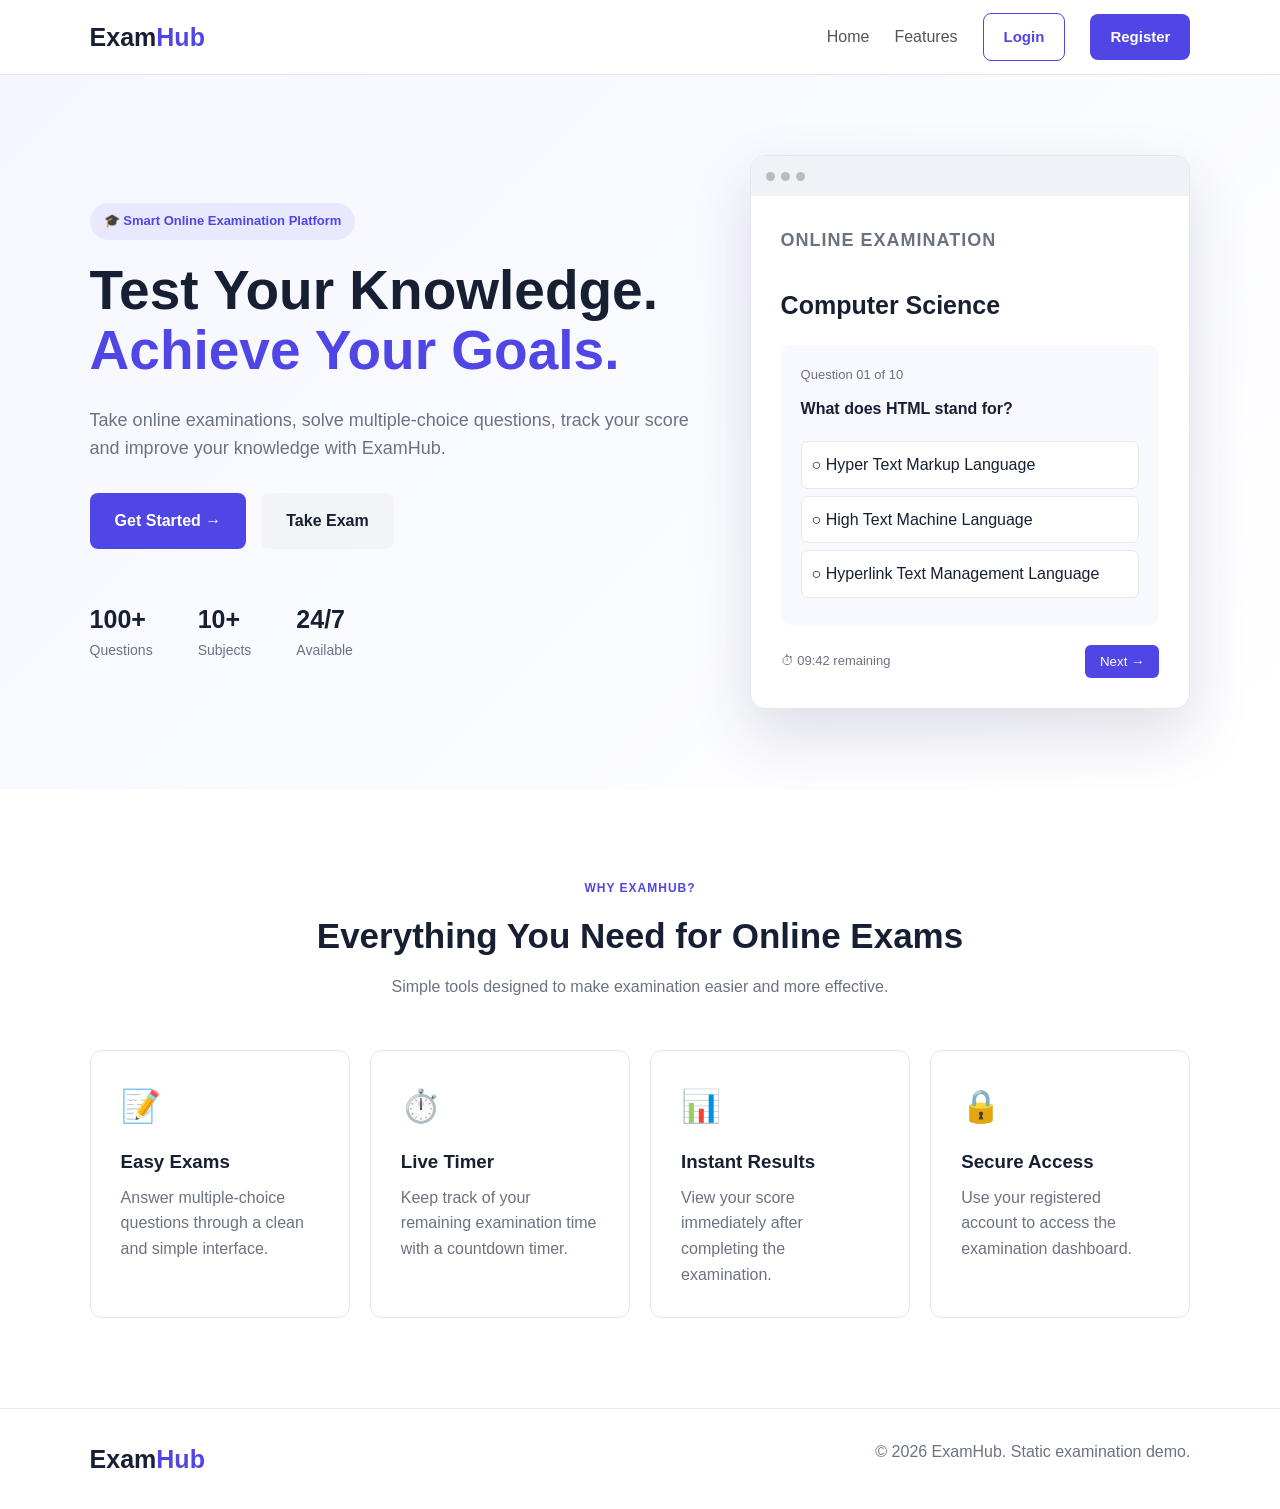
<file: exam-website/index.html>
<!DOCTYPE html>
<html lang="en">
<head>
<meta charset="UTF-8">
<meta name="viewport" content="width=device-width, initial-scale=1.0">
<title>ExamHub | Online Examination</title>
<link rel="stylesheet" href="style.css">
</head>
<body>
<nav class="navbar">
  <div class="logo">Exam<span>Hub</span></div>
  <div class="nav-links">
    <a href="index.html">Home</a><a href="#features">Features</a>
    <a href="login.html" class="btn btn-outline">Login</a>
    <a href="register.html" class="btn btn-primary">Register</a>
  </div>
</nav>
<section class="hero">
  <div class="hero-content">
    <div class="badge">🎓 Smart Online Examination Platform</div>
    <h1>Test Your Knowledge.<br><span>Achieve Your Goals.</span></h1>
    <p>Take online examinations, solve multiple-choice questions, track your score and improve your knowledge with ExamHub.</p>
    <div class="hero-buttons">
      <a href="register.html" class="btn btn-primary btn-large">Get Started →</a>
      <a href="login.html" class="btn btn-light btn-large">Take Exam</a>
    </div>
    <div class="stats"><div><strong>100+</strong><span>Questions</span></div><div><strong>10+</strong><span>Subjects</span></div><div><strong>24/7</strong><span>Available</span></div></div>
  </div>
  <div class="hero-card"><div class="exam-window">
    <div class="window-top"><span></span><span></span><span></span></div>
    <div class="exam-preview"><p class="small-title">ONLINE EXAMINATION</p><h3>Computer Science</h3>
      <div class="question-box"><p>Question 01 of 10</p><h4>What does HTML stand for?</h4>
        <label>○ Hyper Text Markup Language</label><label>○ High Text Machine Language</label><label>○ Hyperlink Text Management Language</label>
      </div>
      <div class="preview-footer"><span>⏱ 09:42 remaining</span><button>Next →</button></div>
    </div>
  </div></div>
</section>
<section id="features" class="features">
  <div class="section-heading"><p class="section-label">WHY EXAMHUB?</p><h2>Everything You Need for Online Exams</h2><p>Simple tools designed to make examination easier and more effective.</p></div>
  <div class="feature-grid">
    <div class="feature-card"><div class="icon">📝</div><h3>Easy Exams</h3><p>Answer multiple-choice questions through a clean and simple interface.</p></div>
    <div class="feature-card"><div class="icon">⏱️</div><h3>Live Timer</h3><p>Keep track of your remaining examination time with a countdown timer.</p></div>
    <div class="feature-card"><div class="icon">📊</div><h3>Instant Results</h3><p>View your score immediately after completing the examination.</p></div>
    <div class="feature-card"><div class="icon">🔒</div><h3>Secure Access</h3><p>Use your registered account to access the examination dashboard.</p></div>
  </div>
</section>
<footer><div class="logo">Exam<span>Hub</span></div><p>© 2026 ExamHub. Static examination demo.</p></footer>
</body>
</html>
</file>
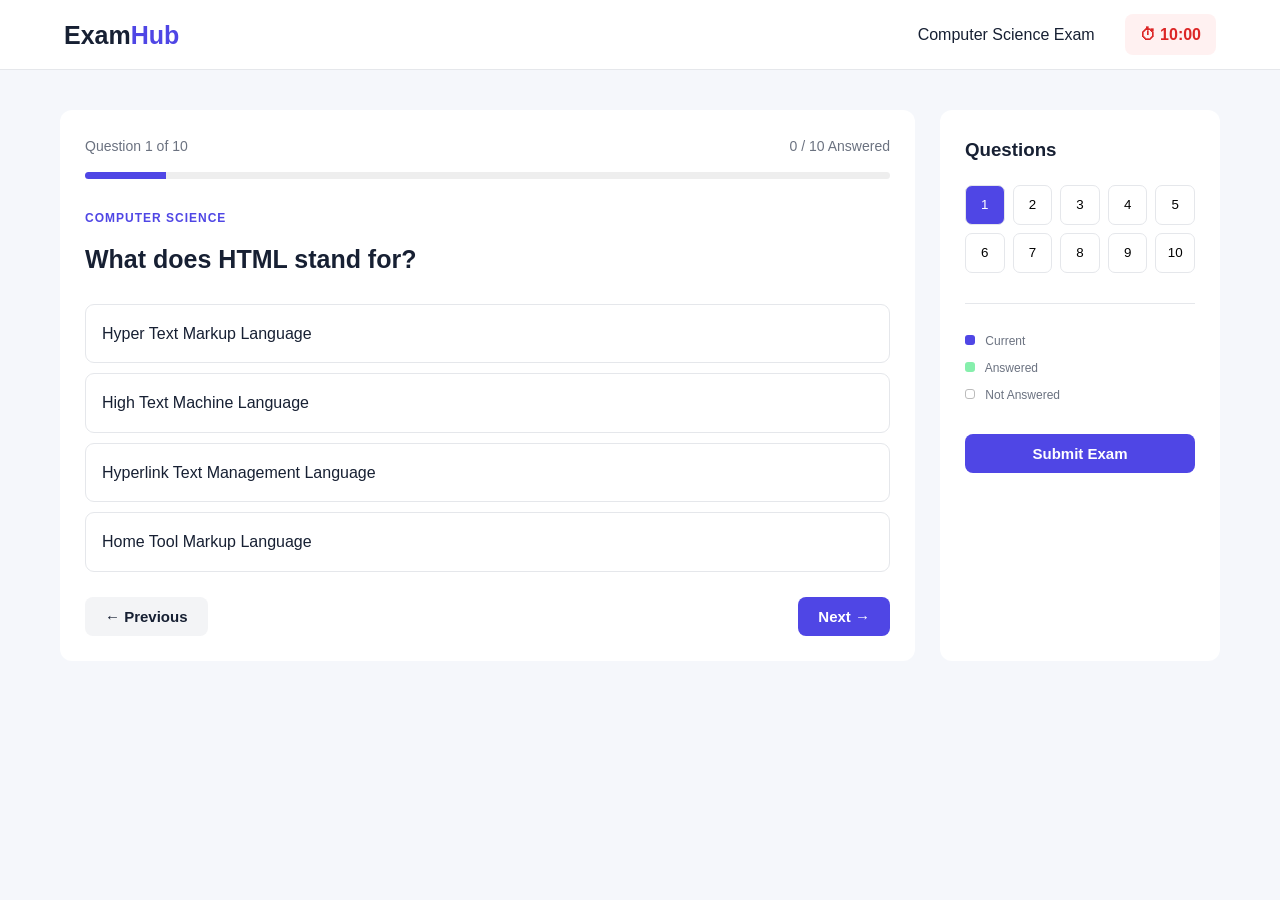
<file: exam-website/exam.html>
<!DOCTYPE html>
<html lang="en"><head><meta charset="UTF-8"><meta name="viewport" content="width=device-width, initial-scale=1.0"><title>Exam | ExamHub</title><link rel="stylesheet" href="style.css"></head>
<body class="exam-body">
<header class="exam-header"><div class="logo">Exam<span>Hub</span></div><div class="exam-info"><span>Computer Science Exam</span><div class="timer">⏱ <span id="timer">10:00</span></div></div></header>
<main class="exam-layout"><section class="exam-main">
<div class="question-header"><span id="questionNumber">Question 1 of 10</span><span id="answeredCount">0 / 10 Answered</span></div>
<div class="progress-bar"><div id="progress"></div></div>
<div class="question-card"><p class="question-category">COMPUTER SCIENCE</p><h2 id="questionText">What does HTML stand for?</h2><div id="options" class="options"></div></div>
<div class="exam-navigation"><button id="previousBtn" class="btn btn-light">← Previous</button><button id="nextBtn" class="btn btn-primary">Next →</button></div>
</section>
<aside class="question-sidebar"><h3>Questions</h3><div id="questionNumbers" class="question-numbers"></div>
<div class="legend"><div><span class="legend-current"></span> Current</div><div><span class="legend-answered"></span> Answered</div><div><span class="legend-empty"></span> Not Answered</div></div>
<button id="submitExam" class="btn btn-primary full-width">Submit Exam</button></aside></main>
<script src="script.js"></script></body></html>
</file>
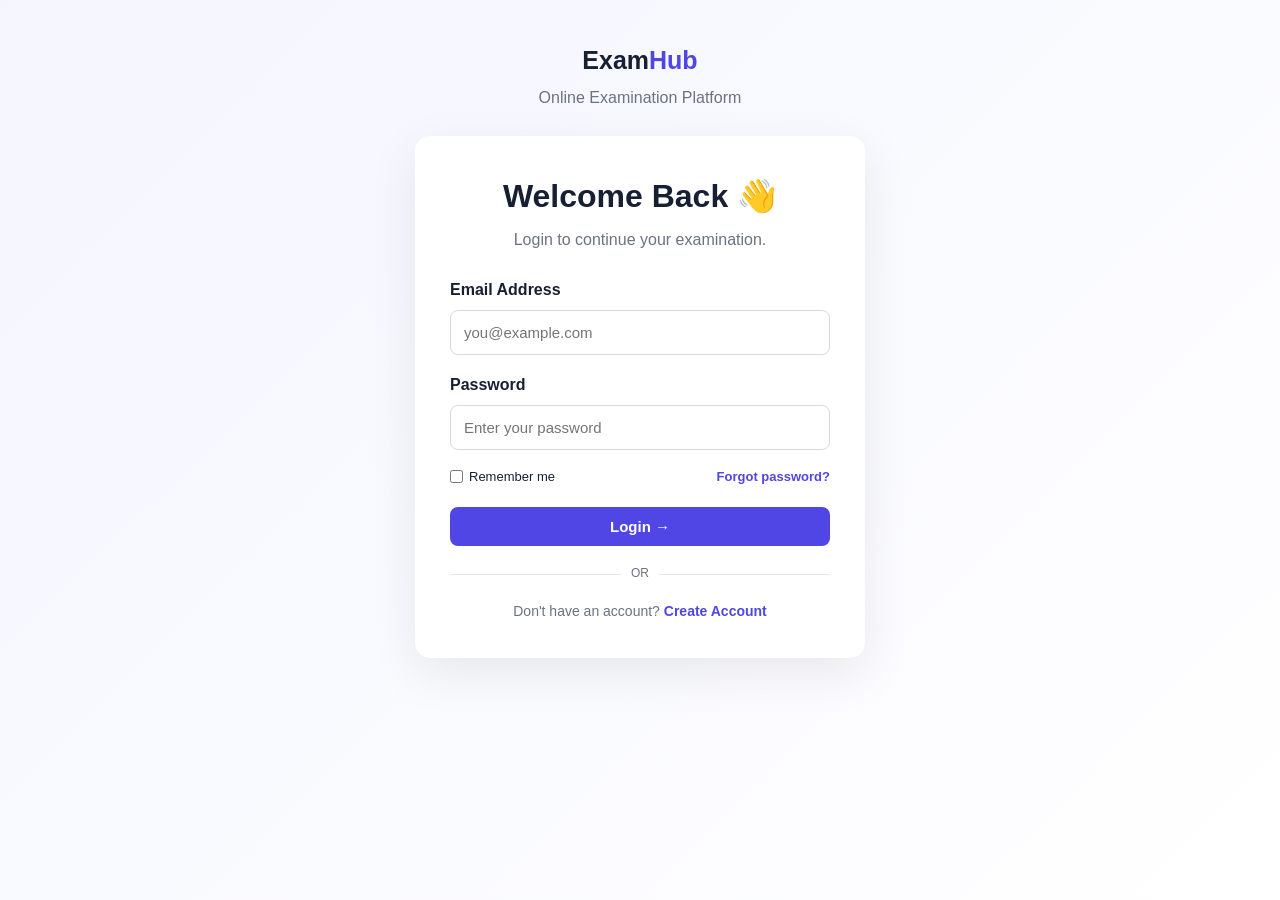
<file: exam-website/login.html>
<!DOCTYPE html>
<html lang="en"><head><meta charset="UTF-8"><meta name="viewport" content="width=device-width, initial-scale=1.0"><title>Login | ExamHub</title><link rel="stylesheet" href="style.css"></head>
<body class="auth-body"><div class="auth-container">
<div class="auth-brand"><a href="index.html" class="logo">Exam<span>Hub</span></a><p>Online Examination Platform</p></div>
<div class="auth-card"><h1>Welcome Back 👋</h1><p class="auth-subtitle">Login to continue your examination.</p>
<form id="loginForm"><div class="form-group"><label>Email Address</label><input type="email" id="loginEmail" placeholder="you@example.com" required></div>
<div class="form-group"><label>Password</label><input type="password" id="loginPassword" placeholder="Enter your password" required></div>
<div class="form-options"><label class="remember"><input type="checkbox"> Remember me</label><a href="#">Forgot password?</a></div>
<button type="submit" class="btn btn-primary full-width">Login →</button><p id="loginMessage" class="message"></p></form>
<div class="divider"><span>OR</span></div><p class="auth-bottom">Don't have an account? <a href="register.html">Create Account</a></p></div></div>
<script src="script.js"></script></body></html>
</file>
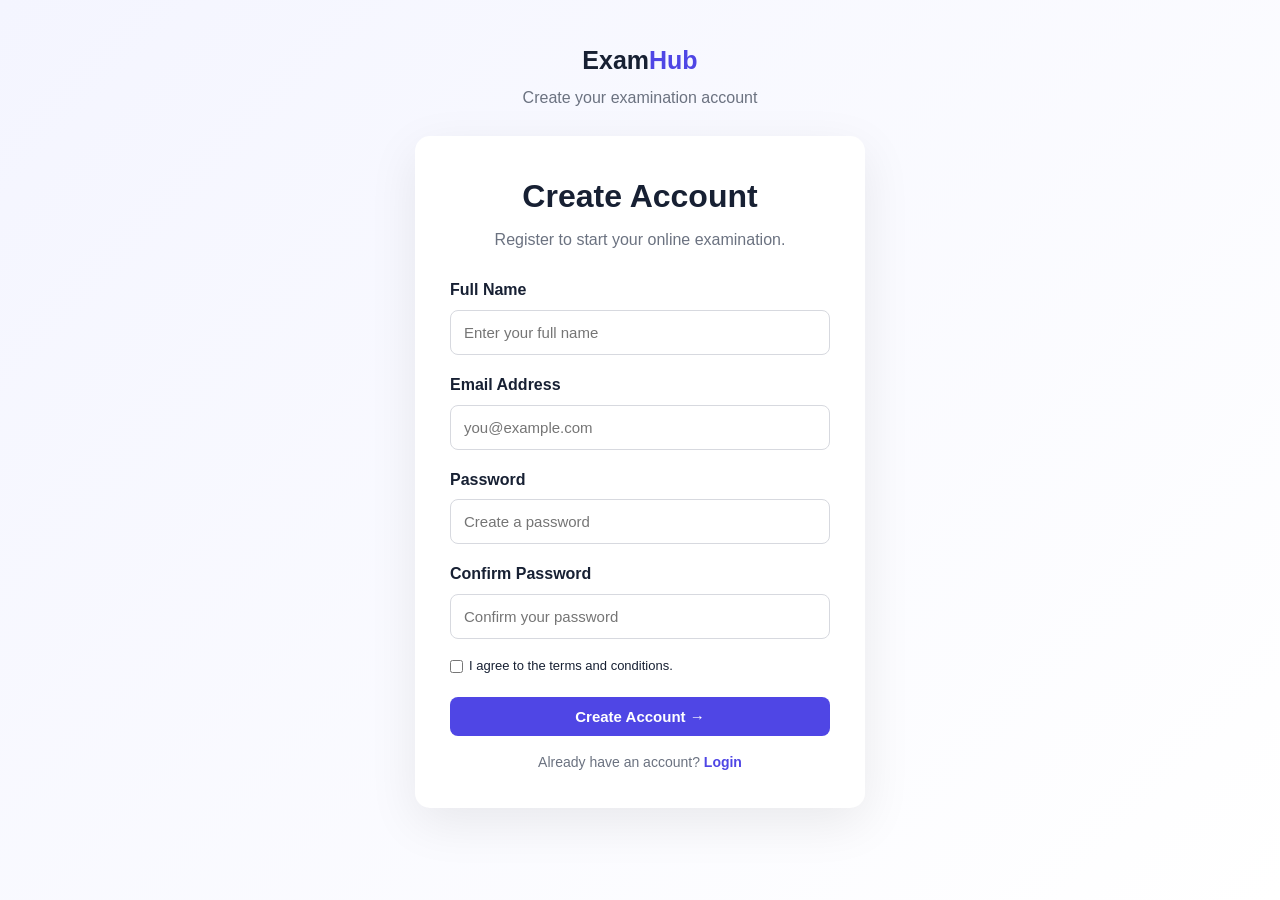
<file: exam-website/register.html>
<!DOCTYPE html>
<html lang="en"><head><meta charset="UTF-8"><meta name="viewport" content="width=device-width, initial-scale=1.0"><title>Register | ExamHub</title><link rel="stylesheet" href="style.css"></head>
<body class="auth-body"><div class="auth-container">
<div class="auth-brand"><a href="index.html" class="logo">Exam<span>Hub</span></a><p>Create your examination account</p></div>
<div class="auth-card"><h1>Create Account</h1><p class="auth-subtitle">Register to start your online examination.</p>
<form id="registerForm"><div class="form-group"><label>Full Name</label><input type="text" id="registerName" placeholder="Enter your full name" required></div>
<div class="form-group"><label>Email Address</label><input type="email" id="registerEmail" placeholder="you@example.com" required></div>
<div class="form-group"><label>Password</label><input type="password" id="registerPassword" placeholder="Create a password" minlength="6" required></div>
<div class="form-group"><label>Confirm Password</label><input type="password" id="confirmPassword" placeholder="Confirm your password" required></div>
<label class="terms"><input type="checkbox" required> I agree to the terms and conditions.</label>
<button type="submit" class="btn btn-primary full-width">Create Account →</button><p id="registerMessage" class="message"></p></form>
<p class="auth-bottom">Already have an account? <a href="login.html">Login</a></p></div></div>
<script src="script.js"></script></body></html>
</file>
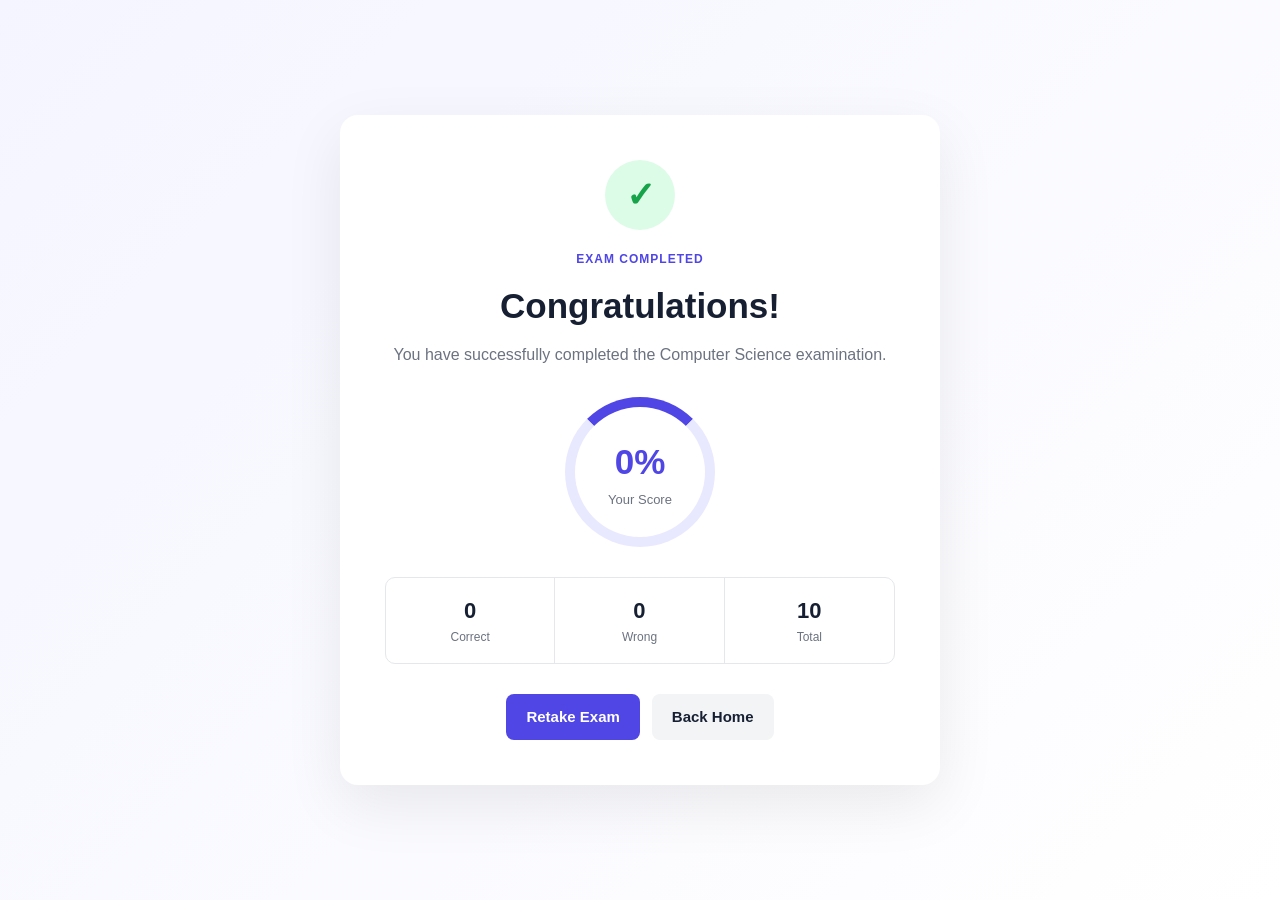
<file: exam-website/result.html>
<!DOCTYPE html>
<html lang="en"><head><meta charset="UTF-8"><meta name="viewport" content="width=device-width, initial-scale=1.0"><title>Exam Result | ExamHub</title><link rel="stylesheet" href="style.css"></head>
<body class="result-body"><div class="result-container"><div class="result-card">
<div class="result-icon">✓</div><p class="section-label">EXAM COMPLETED</p><h1>Congratulations!</h1>
<p class="result-subtitle">You have successfully completed the Computer Science examination.</p>
<div class="score-circle"><strong id="finalScore">0%</strong><span>Your Score</span></div>
<div class="result-stats"><div><strong id="correctAnswers">0</strong><span>Correct</span></div><div><strong id="wrongAnswers">0</strong><span>Wrong</span></div><div><strong id="totalQuestions">10</strong><span>Total</span></div></div>
<div class="result-actions"><a href="exam.html" class="btn btn-primary">Retake Exam</a><a href="index.html" class="btn btn-light">Back Home</a></div>
</div></div><script src="script.js"></script></body></html>
</file>
<file: exam-website/style.css>
*{margin:0;padding:0;box-sizing:border-box}:root{--primary:#4f46e5;--primary-dark:#3730a3;--text:#172033;--muted:#6b7280;--light:#f5f7ff;--white:#fff;--border:#e5e7eb;--success:#16a34a;--danger:#dc2626}body{font-family:Arial,Helvetica,sans-serif;color:var(--text);background:#fff;line-height:1.6}a{text-decoration:none;color:inherit}.navbar{height:75px;padding:0 7%;display:flex;align-items:center;justify-content:space-between;background:#fff;border-bottom:1px solid var(--border)}.logo{font-size:25px;font-weight:800;color:var(--text)}.logo span{color:var(--primary)}.nav-links{display:flex;align-items:center;gap:25px}.nav-links a:not(.btn){color:#555;font-weight:500}.btn{display:inline-block;padding:11px 20px;border:none;border-radius:8px;font-size:15px;font-weight:700;cursor:pointer;transition:.2s;text-align:center}.btn-primary{color:#fff;background:var(--primary)}.btn-primary:hover{background:var(--primary-dark);transform:translateY(-1px)}.btn-outline{border:1px solid var(--primary);color:var(--primary)}.btn-light{background:#f3f4f6;color:var(--text)}.btn-large{padding:15px 25px;font-size:16px}.full-width{width:100%}.hero{min-height:650px;padding:80px 7%;display:flex;align-items:center;justify-content:space-between;gap:60px;background:linear-gradient(135deg,#f5f7ff,#fff)}.hero-content{max-width:600px}.badge{display:inline-block;padding:8px 14px;border-radius:30px;background:#e8e9ff;color:var(--primary);font-weight:700;font-size:13px;margin-bottom:20px}.hero h1{font-size:55px;line-height:1.1;margin-bottom:25px}.hero h1 span{color:var(--primary)}.hero p{color:var(--muted);font-size:18px;margin-bottom:30px}.hero-buttons{display:flex;gap:15px}.stats{display:flex;gap:45px;margin-top:50px}.stats div{display:flex;flex-direction:column}.stats strong{font-size:25px}.stats span{color:var(--muted);font-size:14px}.hero-card{width:480px}.exam-window{background:#fff;border-radius:15px;overflow:hidden;box-shadow:0 25px 60px rgba(40,40,100,.15);border:1px solid var(--border)}.window-top{height:40px;padding:0 15px;display:flex;align-items:center;gap:6px;background:#f1f2f7}.window-top span{width:9px;height:9px;border-radius:50%;background:#bbb}.exam-preview{padding:30px}.small-title,.section-label{color:var(--primary);font-size:12px;font-weight:800;letter-spacing:1px}.exam-preview h3{font-size:25px;margin:5px 0 20px}.question-box{padding:20px;background:#f8f9ff;border-radius:10px}.question-box p{font-size:13px;margin-bottom:10px}.question-box h4{margin-bottom:20px}.question-box label{display:block;padding:10px;margin:7px 0;background:#fff;border:1px solid var(--border);border-radius:7px}.preview-footer{margin-top:20px;display:flex;justify-content:space-between;align-items:center}.preview-footer span{color:var(--muted);font-size:13px}.preview-footer button{border:none;padding:9px 15px;background:var(--primary);color:#fff;border-radius:6px}.features{padding:90px 7%}.section-heading{text-align:center;max-width:650px;margin:auto}.section-heading h2{font-size:35px;margin:10px 0}.section-heading>p:last-child{color:var(--muted)}.feature-grid{display:grid;grid-template-columns:repeat(4,1fr);gap:20px;margin-top:50px}.feature-card{padding:30px;border:1px solid var(--border);border-radius:12px;transition:.2s}.feature-card:hover{transform:translateY(-5px);box-shadow:0 10px 30px rgba(0,0,0,.08)}.feature-card .icon{font-size:32px;margin-bottom:15px}.feature-card p{color:var(--muted);margin-top:8px}footer{padding:30px 7%;display:flex;justify-content:space-between;border-top:1px solid var(--border);color:var(--muted)}.auth-body{min-height:100vh;background:linear-gradient(135deg,#f4f5ff,#fff);display:flex;justify-content:center;padding:40px 20px}.auth-container{width:100%;max-width:450px}.auth-brand{text-align:center;margin-bottom:25px}.auth-brand p{color:var(--muted);margin-top:5px}.auth-card{background:#fff;padding:35px;border-radius:15px;box-shadow:0 15px 50px rgba(0,0,0,.08)}.auth-card h1{text-align:center;margin-bottom:5px}.auth-subtitle{color:var(--muted);text-align:center;margin-bottom:25px}.form-group{margin-bottom:17px}.form-group label{display:block;font-weight:700;margin-bottom:7px}.form-group input{width:100%;padding:13px;border:1px solid #d7d9df;border-radius:8px;outline:none;font-size:15px}.form-group input:focus{border-color:var(--primary)}.form-options{display:flex;justify-content:space-between;font-size:13px;margin-bottom:20px}.form-options a,.auth-bottom a{color:var(--primary);font-weight:700}.remember,.terms{display:flex;align-items:center;gap:6px}.terms{font-size:13px;margin-bottom:20px}.divider{text-align:center;margin:25px 0;border-bottom:1px solid var(--border);line-height:1px}.divider span{background:#fff;padding:0 10px;color:var(--muted);font-size:12px}.auth-bottom{text-align:center;color:var(--muted);font-size:14px}.message{text-align:center;margin-top:15px;font-size:14px}.exam-body{background:#f5f7fb}.exam-header{height:70px;background:#fff;padding:0 5%;display:flex;align-items:center;justify-content:space-between;border-bottom:1px solid var(--border)}.exam-info{display:flex;align-items:center;gap:30px}.timer{padding:8px 15px;border-radius:8px;background:#fff1f1;color:var(--danger);font-weight:800}.exam-layout{max-width:1200px;margin:40px auto;padding:0 20px;display:grid;grid-template-columns:1fr 280px;gap:25px}.exam-main,.question-sidebar{background:#fff;border-radius:12px;padding:25px}.question-header{display:flex;justify-content:space-between;color:var(--muted);font-size:14px}.progress-bar{height:7px;background:#eee;border-radius:20px;margin:15px 0 30px;overflow:hidden}#progress{height:100%;width:10%;background:var(--primary);transition:.3s}.question-category{color:var(--primary);font-size:12px;font-weight:800;letter-spacing:1px}.question-card h2{margin:10px 0 25px;font-size:25px}.option{padding:16px;margin:10px 0;border:1px solid var(--border);border-radius:9px;cursor:pointer;transition:.2s}.option:hover{border-color:var(--primary);background:#f7f7ff}.option.selected{border-color:var(--primary);background:#eeeeff}.exam-navigation{margin-top:25px;display:flex;justify-content:space-between}.question-sidebar h3{margin-bottom:20px}.question-numbers{display:grid;grid-template-columns:repeat(5,1fr);gap:8px;margin-bottom:30px}.question-number{height:40px;border:1px solid var(--border);background:#fff;border-radius:7px;cursor:pointer}.question-number.current{background:var(--primary);color:#fff}.question-number.answered{background:#dcfce7;color:var(--success)}.legend{border-top:1px solid var(--border);padding:20px 0;font-size:12px;color:var(--muted)}.legend div{margin:8px 0}.legend span{width:10px;height:10px;display:inline-block;border-radius:3px;margin-right:7px}.legend-current{background:var(--primary)}.legend-answered{background:#86efac}.legend-empty{border:1px solid #bbb}.result-body{min-height:100vh;background:linear-gradient(135deg,#f4f5ff,#fff);display:flex;align-items:center;justify-content:center;padding:30px}.result-container{width:100%;max-width:600px}.result-card{background:#fff;padding:45px;border-radius:18px;text-align:center;box-shadow:0 20px 60px rgba(0,0,0,.08)}.result-icon{width:70px;height:70px;margin:auto auto 20px;display:flex;align-items:center;justify-content:center;background:#dcfce7;color:var(--success);border-radius:50%;font-size:35px;font-weight:bold}.result-card h1{font-size:35px;margin:8px 0}.result-subtitle{color:var(--muted)}.score-circle{width:150px;height:150px;border:10px solid #e8e9ff;border-top-color:var(--primary);border-radius:50%;margin:30px auto;display:flex;flex-direction:column;justify-content:center}.score-circle strong{font-size:35px;color:var(--primary)}.score-circle span{color:var(--muted);font-size:13px}.result-stats{display:grid;grid-template-columns:repeat(3,1fr);border:1px solid var(--border);border-radius:10px;overflow:hidden;margin-bottom:30px}.result-stats div{padding:15px;border-right:1px solid var(--border)}.result-stats div:last-child{border-right:none}.result-stats strong,.result-stats span{display:block}.result-stats strong{font-size:22px}.result-stats span{color:var(--muted);font-size:12px}.result-actions{display:flex;justify-content:center;gap:12px}@media(max-width:900px){.hero{flex-direction:column;text-align:center}.hero-buttons,.stats{justify-content:center}.feature-grid{grid-template-columns:repeat(2,1fr)}.exam-layout{grid-template-columns:1fr}}@media(max-width:600px){.navbar{padding:15px 20px;height:auto;flex-direction:column;gap:15px}.nav-links{gap:10px;flex-wrap:wrap;justify-content:center}.hero{padding:50px 20px}.hero h1{font-size:38px}.hero-card{width:100%}.feature-grid{grid-template-columns:1fr}footer{flex-direction:column;gap:10px}.exam-info>span{display:none}.auth-card{padding:25px 20px}.result-card{padding:30px 20px}}
</file>
